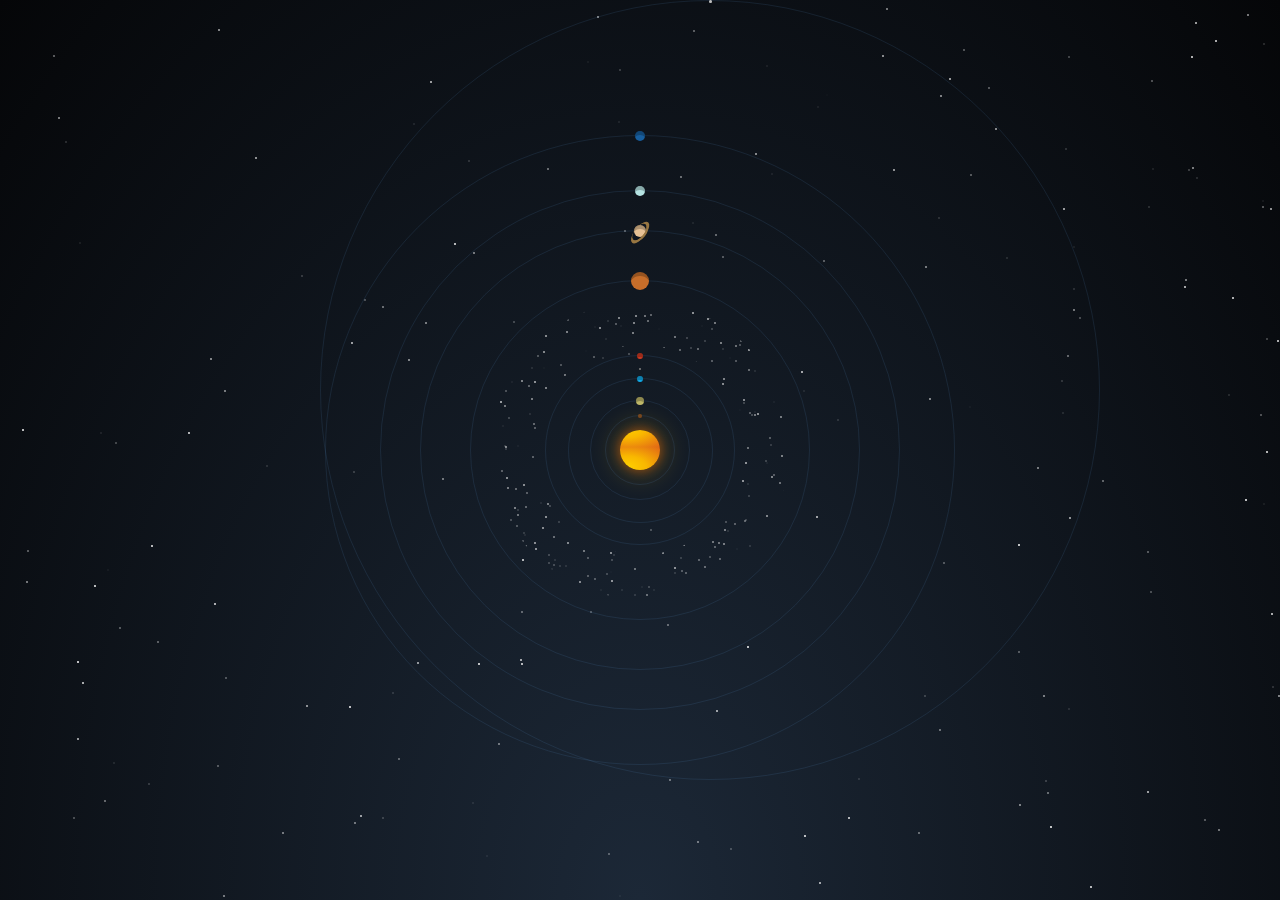
<file: 05-merge-styles/project-dist/index.html>
<!DOCTYPE html>
<html lang="en">
  <head>
    <meta charset="UTF-8" />
    <meta http-equiv="X-UA-Compatible" content="IE=edge" />
    <meta name="viewport" content="width=device-width, initial-scale=1.0" />
    <link rel="stylesheet" href="bundle.css" />
    <title>Solar system</title>
  </head>
  <body>
    <div class="solar-syst">
      <div class="sun"></div>
      <div class="mercury"></div>
      <div class="venus"></div>
      <div class="earth"></div>
      <div class="mars"></div>
      <div class="jupiter"></div>
      <div class="saturn"></div>
      <div class="uranus"></div>
      <div class="neptune"></div>
      <div class="pluto"></div>
      <div class="asteroids-belt"></div>
    </div>
  </body>
</html>
</file>
<file: 05-merge-styles/project-dist/bundle.css>
*,
*:before,
*:after {
  padding: 0;
  margin: 0;
  box-sizing: border-box;
}

html,
body {
  height: 100%;
  width: 100%;
}

body {
  font: normal 1em/1.45em 'Helvetica Neue', Helvetica, Arial, sans-serif;
  -webkit-font-smoothing: antialiased;
  color: #fff;
  background: radial-gradient(ellipse at bottom, #1c2837 0%, #050608 100%);
  background-attachment: fixed;
}

.solar-syst {
  margin: 0 auto;
  width: 100%;
  height: 100%;
  position: relative;
}

.solar-syst:after {
  content: '';
  position: absolute;
  height: 2px;
  width: 2px;
  top: -2px;
  background: white;
  box-shadow: 1617px 304px 0 0px rgba(255, 255, 255, 0.047),
    1067px 357px 0 0px rgba(255, 255, 255, 0.469),
    120px 1700px 0 0px rgba(255, 255, 255, 0.28),
    616px 1672px 0 0px rgba(255, 255, 255, 0.581),
    1534px 1337px 0 0px rgba(255, 255, 255, 0.518),
    716px 712px 0 0px rgba(255, 255, 255, 0.788),
    823px 1495px 0 0px rgba(255, 255, 255, 0.087),
    1585px 1302px 0 0px rgba(255, 255, 255, 0.015),
    1215px 42px 0 0px rgba(255, 255, 255, 0.884),
    77px 740px 0 0px rgba(255, 255, 255, 0.749),
    1591px 489px 0 0px rgba(255, 255, 255, 0.941),
    218px 31px 0 0px rgba(255, 255, 255, 0.658),
    1028px 1047px 0 0px rgba(255, 255, 255, 0.033),
    292px 1072px 0 0px rgba(255, 255, 255, 0.573),
    296px 1674px 0 0px rgba(255, 255, 255, 0.53),
    306px 707px 0 0px rgba(255, 255, 255, 0.689),
    1445px 1022px 0 0px rgba(255, 255, 255, 0.012),
    22px 431px 0 0px rgba(255, 255, 255, 0.96),
    669px 781px 0 0px rgba(255, 255, 255, 0.497),
    949px 80px 0 0px rgba(255, 255, 255, 0.77),
    82px 684px 0 0px rgba(255, 255, 255, 0.858),
    1060px 1197px 0 0px rgba(255, 255, 255, 0.786),
    1621px 716px 0 0px rgba(255, 255, 255, 0.302),
    1573px 518px 0 0px rgba(255, 255, 255, 0.183),
    1195px 24px 0 0px rgba(255, 255, 255, 0.783),
    266px 467px 0 0px rgba(255, 255, 255, 0.153),
    406px 1469px 0 0px rgba(255, 255, 255, 0.074),
    1317px 1217px 0 0px rgba(255, 255, 255, 0.145),
    1726px 1635px 0 0px rgba(255, 255, 255, 0.409),
    697px 1093px 0 0px rgba(255, 255, 255, 0.232),
    1692px 1306px 0 0px rgba(255, 255, 255, 0.989),
    803px 392px 0 0px rgba(255, 255, 255, 0.102),
    1348px 1408px 0 0px rgba(255, 255, 255, 0.781),
    1453px 1491px 0 0px rgba(255, 255, 255, 0.655),
    79px 1080px 0 0px rgba(255, 255, 255, 0.465),
    1012px 1456px 0 0px rgba(255, 255, 255, 0.855),
    766px 67px 0 0px rgba(255, 255, 255, 0.085),
    1058px 1651px 0 0px rgba(255, 255, 255, 0.855),
    1270px 210px 0 0px rgba(255, 255, 255, 0.725),
    245px 1169px 0 0px rgba(255, 255, 255, 0.308),
    353px 1479px 0 0px rgba(255, 255, 255, 0.966),
    521px 613px 0 0px rgba(255, 255, 255, 0.44),
    828px 1563px 0 0px rgba(255, 255, 255, 0.662),
    163px 1075px 0 0px rgba(255, 255, 255, 0.023),
    1727px 1600px 0 0px rgba(255, 255, 255, 0.884),
    420px 923px 0 0px rgba(255, 255, 255, 0.623),
    755px 155px 0 0px rgba(255, 255, 255, 0.656),
    576px 1156px 0 0px rgba(255, 255, 255, 0.668),
    170px 1245px 0 0px rgba(255, 255, 255, 0.898),
    1006px 259px 0 0px rgba(255, 255, 255, 0.146),
    408px 1308px 0 0px rgba(255, 255, 255, 0.527),
    1532px 1279px 0 0px rgba(255, 255, 255, 0.747),
    353px 473px 0 0px rgba(255, 255, 255, 0.221),
    1271px 615px 0 0px rgba(255, 255, 255, 0.867),
    606px 575px 0 0px rgba(255, 255, 255, 0.265),
    1069px 519px 0 0px rgba(255, 255, 255, 0.718),
    1732px 794px 0 0px rgba(255, 255, 255, 0.15),
    1345px 1073px 0 0px rgba(255, 255, 255, 0.828),
    1743px 1356px 0 0px rgba(255, 255, 255, 0.79),
    1658px 227px 0 0px rgba(255, 255, 255, 0.773),
    550px 1303px 0 0px rgba(255, 255, 255, 0.713),
    256px 1132px 0 0px rgba(255, 255, 255, 0.389),
    1457px 1188px 0 0px rgba(255, 255, 255, 0.42),
    1117px 1542px 0 0px rgba(255, 255, 255, 0.141),
    1061px 382px 0 0px rgba(255, 255, 255, 0.188),
    1019px 806px 0 0px rgba(255, 255, 255, 0.606),
    893px 1085px 0 0px rgba(255, 255, 255, 0.76),
    1620px 463px 0 0px rgba(255, 255, 255, 0.896),
    1262px 202px 0 0px rgba(255, 255, 255, 0.083),
    418px 1299px 0 0px rgba(255, 255, 255, 0.52),
    602px 359px 0 0px rgba(255, 255, 255, 0.173),
    168px 1068px 0 0px rgba(255, 255, 255, 0.342),
    448px 1065px 0 0px rgba(255, 255, 255, 0.809),
    953px 1686px 0 0px rgba(255, 255, 255, 0.232),
    730px 850px 0 0px rgba(255, 255, 255, 0.287),
    1569px 1715px 0 0px rgba(255, 255, 255, 0.052),
    468px 162px 0 0px rgba(255, 255, 255, 0.18),
    988px 89px 0 0px rgba(255, 255, 255, 0.387),
    1247px 16px 0 0px rgba(255, 255, 255, 0.592),
    1536px 1291px 0 0px rgba(255, 255, 255, 0.986),
    1068px 58px 0 0px rgba(255, 255, 255, 0.299),
    815px 1681px 0 0px rgba(255, 255, 255, 0.887),
    1471px 1586px 0 0px rgba(255, 255, 255, 0.333),
    1374px 1081px 0 0px rgba(255, 255, 255, 0.936),
    1254px 1545px 0 0px rgba(255, 255, 255, 0.042),
    990px 923px 0 0px rgba(255, 255, 255, 0.103),
    301px 277px 0 0px rgba(255, 255, 255, 0.221),
    1295px 627px 0 0px rgba(255, 255, 255, 0.058),
    1307px 353px 0 0px rgba(255, 255, 255, 0.024),
    801px 373px 0 0px rgba(255, 255, 255, 0.823),
    188px 434px 0 0px rgba(255, 255, 255, 0.903),
    498px 745px 0 0px rgba(255, 255, 255, 0.517),
    1600px 225px 0 0px rgba(255, 255, 255, 0.252),
    351px 344px 0 0px rgba(255, 255, 255, 0.78),
    223px 897px 0 0px rgba(255, 255, 255, 0.57),
    214px 605px 0 0px rgba(255, 255, 255, 0.881),
    1485px 51px 0 0px rgba(255, 255, 255, 0.108),
    1037px 469px 0 0px rgba(255, 255, 255, 0.582),
    1375px 848px 0 0px rgba(255, 255, 255, 0.385),
    590px 613px 0 0px rgba(255, 255, 255, 0.324),
    758px 1688px 0 0px rgba(255, 255, 255, 0.691),
    680px 178px 0 0px rgba(255, 255, 255, 0.503),
    943px 564px 0 0px rgba(255, 255, 255, 0.359),
    1431px 930px 0 0px rgba(255, 255, 255, 0.22),
    392px 694px 0 0px rgba(255, 255, 255, 0.166),
    79px 244px 0 0px rgba(255, 255, 255, 0.097),
    1073px 290px 0 0px rgba(255, 255, 255, 0.166),
    1692px 231px 0 0px rgba(255, 255, 255, 0.342),
    1414px 773px 0 0px rgba(255, 255, 255, 0.292),
    1274px 1411px 0 0px rgba(255, 255, 255, 0.654),
    995px 130px 0 0px rgba(255, 255, 255, 0.683),
    587px 1657px 0 0px rgba(255, 255, 255, 0.717),
    127px 927px 0 0px rgba(255, 255, 255, 0.545),
    224px 392px 0 0px rgba(255, 255, 255, 0.589),
    324px 1677px 0 0px rgba(255, 255, 255, 0.327),
    454px 245px 0 0px rgba(255, 255, 255, 0.933),
    479px 1379px 0 0px rgba(255, 255, 255, 0.241),
    655px 1650px 0 0px rgba(255, 255, 255, 0.646),
    217px 767px 0 0px rgba(255, 255, 255, 0.378),
    679px 1554px 0 0px rgba(255, 255, 255, 0.609),
    693px 32px 0 0px rgba(255, 255, 255, 0.423),
    1567px 1051px 0 0px rgba(255, 255, 255, 0.867),
    846px 951px 0 0px rgba(255, 255, 255, 0.711),
    268px 1175px 0 0px rgba(255, 255, 255, 0.09),
    816px 1052px 0 0px rgba(255, 255, 255, 0.103),
    478px 665px 0 0px rgba(255, 255, 255, 0.975),
    1517px 1006px 0 0px rgba(255, 255, 255, 0.33),
    1783px 1039px 0 0px rgba(255, 255, 255, 0.466),
    1608px 1461px 0 0px rgba(255, 255, 255, 0.595),
    382px 308px 0 0px rgba(255, 255, 255, 0.502),
    664px 1111px 0 0px rgba(255, 255, 255, 0.342),
    1447px 769px 0 0px rgba(255, 255, 255, 0.626),
    280px 1603px 0 0px rgba(255, 255, 255, 0.21),
    594px 1645px 0 0px rgba(255, 255, 255, 0.68),
    398px 760px 0 0px rgba(255, 255, 255, 0.418),
    128px 1475px 0 0px rgba(255, 255, 255, 0.252),
    245px 1653px 0 0px rgba(255, 255, 255, 0.989),
    724px 531px 0 0px rgba(255, 255, 255, 0.559),
    278px 945px 0 0px rgba(255, 255, 255, 0.625),
    1724px 1048px 0 0px rgba(255, 255, 255, 0.267),
    924px 1286px 0 0px rgba(255, 255, 255, 0.945),
    1331px 1028px 0 0px rgba(255, 255, 255, 0.624),
    1657px 1442px 0 0px rgba(255, 255, 255, 0.259),
    1527px 922px 0 0px rgba(255, 255, 255, 0.872),
    1266px 340px 0 0px rgba(255, 255, 255, 0.282),
    767px 1774px 0 0px rgba(255, 255, 255, 0.503),
    1484px 933px 0 0px rgba(255, 255, 255, 0.68),
    1185px 281px 0 0px rgba(255, 255, 255, 0.578),
    963px 51px 0 0px rgba(255, 255, 255, 0.376),
    1509px 1470px 0 0px rgba(255, 255, 255, 0.613),
    271px 1651px 0 0px rgba(255, 255, 255, 0.991),
    430px 83px 0 0px rgba(255, 255, 255, 0.782),
    821px 1358px 0 0px rgba(255, 255, 255, 0.627),
    255px 159px 0 0px rgba(255, 255, 255, 0.713),
    1073px 311px 0 0px rgba(255, 255, 255, 0.56),
    1295px 1651px 0 0px rgba(255, 255, 255, 0.473),
    895px 1002px 0 0px rgba(255, 255, 255, 0.8),
    1056px 1304px 0 0px rgba(255, 255, 255, 0.7),
    1518px 216px 0 0px rgba(255, 255, 255, 0.121),
    848px 819px 0 0px rgba(255, 255, 255, 0.894),
    1148px 208px 0 0px rgba(255, 255, 255, 0.173),
    1191px 58px 0 0px rgba(255, 255, 255, 0.904),
    1482px 617px 0 0px rgba(255, 255, 255, 0.079),
    1192px 169px 0 0px rgba(255, 255, 255, 0.621),
    433px 1423px 0 0px rgba(255, 255, 255, 0.559),
    1699px 448px 0 0px rgba(255, 255, 255, 0.643),
    423px 981px 0 0px rgba(255, 255, 255, 0.573),
    19px 1370px 0 0px rgba(255, 255, 255, 0.528),
    1441px 922px 0 0px rgba(255, 255, 255, 0.207),
    350px 942px 0 0px rgba(255, 255, 255, 0.075),
    1717px 1343px 0 0px rgba(255, 255, 255, 0.983),
    589px 1223px 0 0px rgba(255, 255, 255, 0.383),
    113px 764px 0 0px rgba(255, 255, 255, 0.118),
    911px 1151px 0 0px rgba(255, 255, 255, 0.484),
    1084px 1110px 0 0px rgba(255, 255, 255, 0.295),
    1050px 828px 0 0px rgba(255, 255, 255, 0.996),
    1278px 697px 0 0px rgba(255, 255, 255, 0.635),
    587px 63px 0 0px rgba(255, 255, 255, 0.063),
    766px 1192px 0 0px rgba(255, 255, 255, 0.569),
    1409px 1329px 0 0px rgba(255, 255, 255, 0.546),
    53px 57px 0 0px rgba(255, 255, 255, 0.439),
    998px 1029px 0 0px rgba(255, 255, 255, 0.492),
    1794px 50px 0 0px rgba(255, 255, 255, 0.826),
    1371px 296px 0 0px rgba(255, 255, 255, 0.848),
    1316px 974px 0 0px rgba(255, 255, 255, 0.127),
    1423px 988px 0 0px rgba(255, 255, 255, 0.558),
    545px 389px 0 0px rgba(255, 255, 255, 0.6),
    925px 268px 0 0px rgba(255, 255, 255, 0.579),
    1266px 453px 0 0px rgba(255, 255, 255, 0.931),
    382px 819px 0 0px rgba(255, 255, 255, 0.232),
    1023px 1191px 0 0px rgba(255, 255, 255, 0.749),
    1669px 670px 0 0px rgba(255, 255, 255, 0.192),
    1555px 894px 0 0px rgba(255, 255, 255, 0.02),
    1471px 1800px 0 0px rgba(255, 255, 255, 0.887),
    1793px 1725px 0 0px rgba(255, 255, 255, 0.155),
    1404px 1675px 0 0px rgba(255, 255, 255, 0.226),
    834px 1565px 0 0px rgba(255, 255, 255, 0.457),
    1203px 1311px 0 0px rgba(255, 255, 255, 0.532),
    8px 1645px 0 0px rgba(255, 255, 255, 0.656),
    1375px 653px 0 0px rgba(255, 255, 255, 0.456),
    1421px 1016px 0 0px rgba(255, 255, 255, 0.988),
    608px 855px 0 0px rgba(255, 255, 255, 0.376),
    893px 171px 0 0px rgba(255, 255, 255, 0.712),
    94px 587px 0 0px rgba(255, 255, 255, 0.955),
    1538px 676px 0 0px rgba(255, 255, 255, 0.364),
    837px 421px 0 0px rgba(255, 255, 255, 0.166),
    505px 448px 0 0px rgba(255, 255, 255, 0.625),
    939px 731px 0 0px rgba(255, 255, 255, 0.502),
    1788px 1121px 0 0px rgba(255, 255, 255, 0.177),
    135px 1324px 0 0px rgba(255, 255, 255, 0.836),
    1103px 1371px 0 0px rgba(255, 255, 255, 0.181),
    521px 665px 0 0px rgba(255, 255, 255, 0.911),
    1797px 1217px 0 0px rgba(255, 255, 255, 0.67),
    107px 571px 0 0px rgba(255, 255, 255, 0.055),
    644px 1445px 0 0px rgba(255, 255, 255, 0.084),
    1417px 1233px 0 0px rgba(255, 255, 255, 0.409),
    852px 1792px 0 0px rgba(255, 255, 255, 0.327),
    1423px 109px 0 0px rgba(255, 255, 255, 0.693),
    823px 262px 0 0px rgba(255, 255, 255, 0.404),
    1373px 836px 0 0px rgba(255, 255, 255, 0.09),
    593px 358px 0 0px rgba(255, 255, 255, 0.361),
    282px 834px 0 0px rgba(255, 255, 255, 0.555),
    1073px 248px 0 0px rgba(255, 255, 255, 0.082),
    1348px 186px 0 0px rgba(255, 255, 255, 0.721),
    210px 360px 0 0px rgba(255, 255, 255, 0.643),
    1063px 210px 0 0px rgba(255, 255, 255, 0.771),
    1699px 1624px 0 0px rgba(255, 255, 255, 0.959),
    315px 1120px 0 0px rgba(255, 255, 255, 0.933),
    190px 1644px 0 0px rgba(255, 255, 255, 0.401),
    1385px 711px 0 0px rgba(255, 255, 255, 0.867),
    1399px 234px 0 0px rgba(255, 255, 255, 0.534),
    1773px 1333px 0 0px rgba(255, 255, 255, 0.558),
    718px 1186px 0 0px rgba(255, 255, 255, 0.278),
    485px 998px 0 0px rgba(255, 255, 255, 0.691),
    1225px 1797px 0 0px rgba(255, 255, 255, 0.173),
    427px 1097px 0 0px rgba(255, 255, 255, 0.758),
    780px 1788px 0 0px rgba(255, 255, 255, 0.248),
    1403px 962px 0 0px rgba(255, 255, 255, 0.909),
    911px 1209px 0 0px rgba(255, 255, 255, 0.732),
    701px 994px 0 0px rgba(255, 255, 255, 0.426),
    176px 915px 0 0px rgba(255, 255, 255, 0.788),
    969px 408px 0 0px rgba(255, 255, 255, 0.043),
    1261px 1244px 0 0px rgba(255, 255, 255, 0.395),
    1228px 396px 0 0px rgba(255, 255, 255, 0.152),
    1079px 1079px 0 0px rgba(255, 255, 255, 0.194),
    1584px 144px 0 0px rgba(255, 255, 255, 0.623),
    1184px 288px 0 0px rgba(255, 255, 255, 0.851),
    1635px 278px 0 0px rgba(255, 255, 255, 0.396),
    1144px 1388px 0 0px rgba(255, 255, 255, 0.281),
    740px 1488px 0 0px rgba(255, 255, 255, 0.525),
    1484px 1505px 0 0px rgba(255, 255, 255, 0.608),
    828px 986px 0 0px rgba(255, 255, 255, 0.342),
    1482px 1242px 0 0px rgba(255, 255, 255, 0.045),
    1263px 45px 0 0px rgba(255, 255, 255, 0.179),
    104px 802px 0 0px rgba(255, 255, 255, 0.474),
    1686px 538px 0 0px rgba(255, 255, 255, 0.026),
    1601px 786px 0 0px rgba(255, 255, 255, 0.58),
    299px 1177px 0 0px rgba(255, 255, 255, 0.924),
    953px 1465px 0 0px rgba(255, 255, 255, 0.489),
    1458px 1395px 0 0px rgba(255, 255, 255, 0.06),
    1364px 1100px 0 0px rgba(255, 255, 255, 0.391),
    1727px 92px 0 0px rgba(255, 255, 255, 0.049),
    1603px 617px 0 0px rgba(255, 255, 255, 0.408),
    413px 125px 0 0px rgba(255, 255, 255, 0.109),
    1588px 1708px 0 0px rgba(255, 255, 255, 0.044),
    600px 591px 0 0px rgba(255, 255, 255, 0.07),
    417px 664px 0 0px rgba(255, 255, 255, 0.725),
    513px 931px 0 0px rgba(255, 255, 255, 0.406),
    367px 1394px 0 0px rgba(255, 255, 255, 0.814),
    1541px 1511px 0 0px rgba(255, 255, 255, 0.827),
    522px 561px 0 0px rgba(255, 255, 255, 0.898),
    1423px 636px 0 0px rgba(255, 255, 255, 0.569),
    354px 824px 0 0px rgba(255, 255, 255, 0.539),
    1402px 591px 0 0px rgba(255, 255, 255, 0.998),
    1644px 314px 0 0px rgba(255, 255, 255, 0.92),
    819px 884px 0 0px rgba(255, 255, 255, 0.802),
    1457px 737px 0 0px rgba(255, 255, 255, 0.908),
    1232px 299px 0 0px rgba(255, 255, 255, 0.901),
    1272px 688px 0 0px rgba(255, 255, 255, 0.193),
    29px 1771px 0 0px rgba(255, 255, 255, 0.826),
    771px 175px 0 0px rgba(255, 255, 255, 0.087),
    1245px 1715px 0 0px rgba(255, 255, 255, 0.313),
    1044px 1429px 0 0px rgba(255, 255, 255, 0.285),
    1002px 1615px 0 0px rgba(255, 255, 255, 0.791),
    1245px 501px 0 0px rgba(255, 255, 255, 0.983),
    848px 1503px 0 0px rgba(255, 255, 255, 0.174),
    384px 1278px 0 0px rgba(255, 255, 255, 0.503),
    1002px 950px 0 0px rgba(255, 255, 255, 0.641),
    826px 96px 0 0px rgba(255, 255, 255, 0.024),
    1188px 171px 0 0px rgba(255, 255, 255, 0.269),
    735px 1422px 0 0px rgba(255, 255, 255, 0.591),
    1613px 258px 0 0px rgba(255, 255, 255, 0.584),
    692px 224px 0 0px rgba(255, 255, 255, 0.093),
    77px 1523px 0 0px rgba(255, 255, 255, 0.178),
    1220px 1029px 0 0px rgba(255, 255, 255, 0.495),
    1543px 535px 0 0px rgba(255, 255, 255, 0.907),
    1745px 251px 0 0px rgba(255, 255, 255, 0.208),
    476px 1562px 0 0px rgba(255, 255, 255, 0.428),
    710px 1449px 0 0px rgba(255, 255, 255, 0.708),
    1536px 1122px 0 0px rgba(255, 255, 255, 0.547),
    1245px 1489px 0 0px rgba(255, 255, 255, 0.82),
    128px 903px 0 0px rgba(255, 255, 255, 0.045),
    1462px 1775px 0 0px rgba(255, 255, 255, 0.086),
    1262px 208px 0 0px rgba(255, 255, 255, 0.414),
    364px 301px 0 0px rgba(255, 255, 255, 0.337),
    617px 1724px 0 0px rgba(255, 255, 255, 0.7),
    193px 1550px 0 0px rgba(255, 255, 255, 0.749),
    1419px 396px 0 0px rgba(255, 255, 255, 0.61),
    349px 1006px 0 0px rgba(255, 255, 255, 0.042),
    73px 819px 0 0px rgba(255, 255, 255, 0.329),
    1291px 1616px 0 0px rgba(255, 255, 255, 0.559),
    1688px 1685px 0 0px rgba(255, 255, 255, 0.687),
    645px 1670px 0 0px rgba(255, 255, 255, 0.644),
    929px 400px 0 0px rgba(255, 255, 255, 0.628),
    1047px 794px 0 0px rgba(255, 255, 255, 0.484),
    1204px 821px 0 0px rgba(255, 255, 255, 0.393),
    1629px 374px 0 0px rgba(255, 255, 255, 0.091),
    957px 991px 0 0px rgba(255, 255, 255, 0.214),
    1196px 179px 0 0px rgba(255, 255, 255, 0.166),
    1717px 795px 0 0px rgba(255, 255, 255, 0.726),
    1236px 1511px 0 0px rgba(255, 255, 255, 0.27),
    650px 531px 0 0px rgba(255, 255, 255, 0.309),
    1656px 972px 0 0px rgba(255, 255, 255, 0.798),
    1147px 1676px 0 0px rgba(255, 255, 255, 0.908),
    1339px 248px 0 0px rgba(255, 255, 255, 0.251),
    619px 71px 0 0px rgba(255, 255, 255, 0.234),
    1611px 655px 0 0px rgba(255, 255, 255, 0.68),
    77px 663px 0 0px rgba(255, 255, 255, 0.992),
    924px 697px 0 0px rgba(255, 255, 255, 0.236),
    1195px 1422px 0 0px rgba(255, 255, 255, 0.346),
    1644px 708px 0 0px rgba(255, 255, 255, 0.335),
    1447px 637px 0 0px rgba(255, 255, 255, 0.639),
    408px 361px 0 0px rgba(255, 255, 255, 0.636),
    959px 1239px 0 0px rgba(255, 255, 255, 0.006),
    56px 1714px 0 0px rgba(255, 255, 255, 0.868),
    1079px 319px 0 0px rgba(255, 255, 255, 0.325),
    1597px 1px 0 0px rgba(255, 255, 255, 0.497),
    722px 258px 0 0px rgba(255, 255, 255, 0.386),
    1278px 1737px 0 0px rgba(255, 255, 255, 0.015),
    938px 219px 0 0px rgba(255, 255, 255, 0.169),
    1669px 1758px 0 0px rgba(255, 255, 255, 0.109),
    157px 643px 0 0px rgba(255, 255, 255, 0.425),
    472px 804px 0 0px rgba(255, 255, 255, 0.107),
    618px 123px 0 0px rgba(255, 255, 255, 0.101),
    547px 170px 0 0px rgba(255, 255, 255, 0.496),
    697px 843px 0 0px rgba(255, 255, 255, 0.539),
    966px 1545px 0 0px rgba(255, 255, 255, 0.096),
    486px 857px 0 0px rgba(255, 255, 255, 0.087),
    276px 1149px 0 0px rgba(255, 255, 255, 0.198),
    1260px 416px 0 0px rgba(255, 255, 255, 0.368),
    201px 1706px 0 0px rgba(255, 255, 255, 0.543),
    26px 583px 0 0px rgba(255, 255, 255, 0.571),
    1074px 1632px 0 0px rgba(255, 255, 255, 0.172),
    1773px 1280px 0 0px rgba(255, 255, 255, 0.247),
    1355px 1329px 0 0px rgba(255, 255, 255, 0.509),
    1773px 323px 0 0px rgba(255, 255, 255, 0.466),
    1328px 1367px 0 0px rgba(255, 255, 255, 0.433),
    369px 912px 0 0px rgba(255, 255, 255, 0.136),
    261px 1288px 0 0px rgba(255, 255, 255, 0.629),
    1152px 170px 0 0px rgba(255, 255, 255, 0.108),
    72px 1122px 0 0px rgba(255, 255, 255, 0.73),
    560px 1170px 0 0px rgba(255, 255, 255, 0.938),
    407px 1319px 0 0px rgba(255, 255, 255, 0.438),
    918px 834px 0 0px rgba(255, 255, 255, 0.474),
    285px 1652px 0 0px rgba(255, 255, 255, 0.207),
    1344px 391px 0 0px rgba(255, 255, 255, 0.143),
    1745px 145px 0 0px rgba(255, 255, 255, 0.191),
    1776px 749px 0 0px rgba(255, 255, 255, 0.4),
    534px 1795px 0 0px rgba(255, 255, 255, 0.627),
    858px 780px 0 0px rgba(255, 255, 255, 0.155),
    726px 1604px 0 0px rgba(255, 255, 255, 0.053),
    1390px 242px 0 0px rgba(255, 255, 255, 0.914),
    1151px 82px 0 0px rgba(255, 255, 255, 0.371),
    676px 1151px 0 0px rgba(255, 255, 255, 0.337),
    1150px 593px 0 0px rgba(255, 255, 255, 0.335),
    1374px 1175px 0 0px rgba(255, 255, 255, 0.306),
    1294px 600px 0 0px rgba(255, 255, 255, 0.019),
    901px 1757px 0 0px rgba(255, 255, 255, 0.361),
    816px 518px 0 0px rgba(255, 255, 255, 0.801),
    1065px 150px 0 0px rgba(255, 255, 255, 0.192),
    371px 1688px 0 0px rgba(255, 255, 255, 0.611),
    715px 236px 0 0px rgba(255, 255, 255, 0.467),
    1040px 1117px 0 0px rgba(255, 255, 255, 0.423),
    1043px 697px 0 0px rgba(255, 255, 255, 0.591),
    1531px 929px 0 0px rgba(255, 255, 255, 0.707),
    881px 1583px 0 0px rgba(255, 255, 255, 0.07),
    341px 1702px 0 0px rgba(255, 255, 255, 0.764),
    1670px 1011px 0 0px rgba(255, 255, 255, 0.605),
    1552px 914px 0 0px rgba(255, 255, 255, 0.7),
    1431px 113px 0 0px rgba(255, 255, 255, 0.039),
    268px 1547px 0 0px rgba(255, 255, 255, 0.792),
    1412px 951px 0 0px rgba(255, 255, 255, 0.726),
    1123px 1057px 0 0px rgba(255, 255, 255, 0.098),
    1090px 888px 0 0px rgba(255, 255, 255, 0.927),
    442px 480px 0 0px rgba(255, 255, 255, 0.547),
    669px 1021px 0 0px rgba(255, 255, 255, 0.799),
    1205px 1318px 0 0px rgba(255, 255, 255, 0.166),
    1449px 580px 0 0px rgba(255, 255, 255, 0.995),
    1055px 1614px 0 0px rgba(255, 255, 255, 0.888),
    539px 1237px 0 0px rgba(255, 255, 255, 0.666),
    24px 1705px 0 0px rgba(255, 255, 255, 0.481),
    619px 897px 0 0px rgba(255, 255, 255, 0.064),
    1161px 1628px 0 0px rgba(255, 255, 255, 0.264),
    691px 1487px 0 0px rgba(255, 255, 255, 0.354),
    1464px 667px 0 0px rgba(255, 255, 255, 0.766),
    940px 97px 0 0px rgba(255, 255, 255, 0.628),
    1200px 1454px 0 0px rgba(255, 255, 255, 0.484),
    1797px 1755px 0 0px rgba(255, 255, 255, 0.553),
    1716px 1133px 0 0px rgba(255, 255, 255, 0.408),
    1499px 1743px 0 0px rgba(255, 255, 255, 0.322),
    1703px 42px 0 0px rgba(255, 255, 255, 0.83),
    1236px 1194px 0 0px rgba(255, 255, 255, 0.824),
    360px 817px 0 0px rgba(255, 255, 255, 0.769),
    1132px 1174px 0 0px rgba(255, 255, 255, 0.17),
    320px 1515px 0 0px rgba(255, 255, 255, 0.641),
    1436px 69px 0 0px rgba(255, 255, 255, 0.63),
    1629px 556px 0 0px rgba(255, 255, 255, 0.919),
    473px 254px 0 0px rgba(255, 255, 255, 0.564),
    279px 1491px 0 0px rgba(255, 255, 255, 0.41),
    886px 10px 0 0px rgba(255, 255, 255, 0.565),
    147px 1026px 0 0px rgba(255, 255, 255, 0.386),
    1502px 408px 0 0px rgba(255, 255, 255, 0.246),
    500px 403px 0 0px rgba(255, 255, 255, 0.759),
    1749px 1252px 0 0px rgba(255, 255, 255, 0.989),
    970px 176px 0 0px rgba(255, 255, 255, 0.392),
    100px 434px 0 0px rgba(255, 255, 255, 0.102),
    1656px 1563px 0 0px rgba(255, 255, 255, 0.095),
    1682px 1773px 0 0px rgba(255, 255, 255, 0.895),
    466px 1750px 0 0px rgba(255, 255, 255, 0.362),
    532px 1355px 0 0px rgba(255, 255, 255, 0.045),
    959px 972px 0 0px rgba(255, 255, 255, 0.13),
    1263px 505px 0 0px rgba(255, 255, 255, 0.087),
    1546px 375px 0 0px rgba(255, 255, 255, 0.253),
    345px 1786px 0 0px rgba(255, 255, 255, 0.537),
    1147px 553px 0 0px rgba(255, 255, 255, 0.399),
    303px 1423px 0 0px rgba(255, 255, 255, 0.051),
    649px 450px 0 0px rgba(255, 255, 255, 0.73),
    115px 444px 0 0px rgba(255, 255, 255, 0.299),
    1218px 831px 0 0px rgba(255, 255, 255, 0.545),
    225px 679px 0 0px rgba(255, 255, 255, 0.357),
    1763px 31px 0 0px rgba(255, 255, 255, 0.887),
    1370px 1311px 0 0px rgba(255, 255, 255, 0.031),
    1018px 653px 0 0px rgba(255, 255, 255, 0.383),
    1800px 280px 0 0px rgba(255, 255, 255, 0.651),
    1142px 1264px 0 0px rgba(255, 255, 255, 0.263),
    1532px 498px 0 0px rgba(255, 255, 255, 0.144),
    349px 708px 0 0px rgba(255, 255, 255, 0.973),
    804px 837px 0 0px rgba(255, 255, 255, 0.966),
    399px 1692px 0 0px rgba(255, 255, 255, 0.779),
    1553px 259px 0 0px rgba(255, 255, 255, 0.491),
    733px 1660px 0 0px rgba(255, 255, 255, 0.185),
    1613px 61px 0 0px rgba(255, 255, 255, 0.309),
    1147px 793px 0 0px rgba(255, 255, 255, 0.793),
    1682px 1127px 0 0px rgba(255, 255, 255, 0.851),
    765px 948px 0 0px rgba(255, 255, 255, 0.57),
    237px 1287px 0 0px rgba(255, 255, 255, 0.54),
    659px 1608px 0 0px rgba(255, 255, 255, 0.106),
    513px 323px 0 0px rgba(255, 255, 255, 0.278),
    628px 355px 0 0px rgba(255, 255, 255, 0.295),
    747px 648px 0 0px rgba(255, 255, 255, 0.964),
    119px 629px 0 0px rgba(255, 255, 255, 0.391),
    151px 547px 0 0px rgba(255, 255, 255, 0.936),
    807px 1587px 0 0px rgba(255, 255, 255, 0.754),
    667px 626px 0 0px rgba(255, 255, 255, 0.456),
    1732px 322px 0 0px rgba(255, 255, 255, 0.309),
    1421px 935px 0 0px rgba(255, 255, 255, 0.06),
    148px 785px 0 0px rgba(255, 255, 255, 0.213),
    1025px 1468px 0 0px rgba(255, 255, 255, 0.98),
    1590px 1612px 0 0px rgba(255, 255, 255, 0.362),
    1367px 176px 0 0px rgba(255, 255, 255, 0.915),
    817px 108px 0 0px rgba(255, 255, 255, 0.077),
    1183px 1434px 0 0px rgba(255, 255, 255, 0.697),
    1102px 482px 0 0px rgba(255, 255, 255, 0.454),
    882px 57px 0 0px rgba(255, 255, 255, 0.693),
    624px 232px 0 0px rgba(255, 255, 255, 0.39),
    225px 1280px 0 0px rgba(255, 255, 255, 0.105),
    1062px 414px 0 0px rgba(255, 255, 255, 0.135),
    1304px 1263px 0 0px rgba(255, 255, 255, 0.245),
    2px 1219px 0 0px rgba(255, 255, 255, 0.367),
    65px 143px 0 0px rgba(255, 255, 255, 0.181),
    58px 119px 0 0px rgba(255, 255, 255, 0.605),
    597px 18px 0 0px rgba(255, 255, 255, 0.621),
    1713px 1592px 0 0px rgba(255, 255, 255, 0.541),
    12px 1518px 0 0px rgba(255, 255, 255, 0.876),
    1514px 1745px 0 0px rgba(255, 255, 255, 0.101),
    1068px 710px 0 0px rgba(255, 255, 255, 0.145),
    318px 1211px 0 0px rgba(255, 255, 255, 0.963),
    520px 661px 0 0px rgba(255, 255, 255, 0.812),
    312px 1760px 0 0px rgba(255, 255, 255, 0.619),
    1446px 1156px 0 0px rgba(255, 255, 255, 0.644),
    1045px 782px 0 0px rgba(255, 255, 255, 0.239),
    27px 552px 0 0px rgba(255, 255, 255, 0.415),
    1277px 342px 0 0px rgba(255, 255, 255, 0.896),
    1632px 1498px 0 0px rgba(255, 255, 255, 0.401),
    425px 324px 0 0px rgba(255, 255, 255, 0.576),
    1426px 454px 0 0px rgba(255, 255, 255, 0.651),
    1018px 546px 0 0px rgba(255, 255, 255, 0.99),
    131px 1327px 0 0px rgba(255, 255, 255, 0.086),
    1515px 355px 0 0px rgba(255, 255, 255, 0.464),
    1190px 1394px 0 0px rgba(255, 255, 255, 0.357);
  border-radius: 100px;
}
.solar-syst div {
	border-radius: 1000px;
	top: 50%;
	left: 50%;
	position: absolute;
	z-index: 999;
}

.solar-syst div:not(.sun) {
	border: 1px solid rgba(102, 166, 229, 0.12);
}

.solar-syst div:not(.sun):before {
	left: 50%;
	border-radius: 100px;
	content: "";
	position: absolute;
}

.solar-syst div:not(.asteroids-belt):before {
	box-shadow: inset 0 6px 0 -2px rgba(0, 0, 0, 0.25);
}

.sun {
	background: radial-gradient(ellipse at center, #ffd000 1%, #f9b700 39%, #f9b700 39%, #e06317 100%);
	height: 40px;
	width: 40px;
	margin-top: -20px;
	margin-left: -20px;
	background-clip: padding-box;
	border: 0 !important;
	background-position: -28px -103px;
	background-size: 175%;
	box-shadow: 0 0 10px 2px rgba(255, 107, 0, 0.4), 0 0 22px 11px rgba(255, 203, 0, 0.13);
}

.mercury {
	height: 70px;
	width: 70px;
	margin-top: -35px;
	margin-left: -35px;
	animation: orb 7.18673s linear infinite;
}

.mercury:before {
	height: 4px;
	width: 4px;
	background: #9f5e26;
	margin-top: -2px;
	margin-left: -2px;
}

.venus {
	height: 100px;
	width: 100px;
	margin-top: -50px;
	margin-left: -50px;
	animation: orb 18.45553s linear infinite;
}

.venus:before {
	height: 8px;
	width: 8px;
	background: #BEB768;
	margin-top: -4px;
	margin-left: -4px;
}

.earth {
	height: 145px;
	width: 145px;
	margin-top: -72.5px;
	margin-left: -72.5px;
	animation: orb 30s linear infinite;
}

.earth:before {
	height: 6px;
	width: 6px;
	background: #11abe9;
	margin-top: -3px;
	margin-left: -3px;
}

.earth:after {
	position: absolute;
	content: "";
	height: 18px;
	width: 18px;
	left: 50%;
	top: 0px;
	margin-left: -9px;
	margin-top: -9px;
	border-radius: 100px;
	box-shadow: 0 -10px 0 -8px grey;
	animation: orb 2.24404s linear infinite;
}

.mars {
	height: 190px;
	width: 190px;
	margin-top: -95px;
	margin-left: -95px;
	animation: orb 56.42613s linear infinite;
}

.mars:before {
	height: 6px;
	width: 6px;
	background: #cf3921;
	margin-top: -3px;
	margin-left: -3px;
}

.jupiter {
	height: 340px;
	width: 340px;
	margin-top: -170px;
	margin-left: -170px;
	animation: orb 355.72282s linear infinite;
}

.jupiter:before {
	height: 18px;
	width: 18px;
	background: #c76e2a;
	margin-top: -9px;
	margin-left: -9px;
}

.saturn {
	height: 440px;
	width: 440px;
	margin-top: -220px;
	margin-left: -220px;
	animation: orb 882.69525s linear infinite;
}

.saturn:before {
	height: 12px;
	width: 12px;
	background: #e7c194;
	margin-top: -6px;
	margin-left: -6px;
}

.saturn:after {
	position: absolute;
	content: "";
	height: 2.34%;
	width: 4.676%;
	left: 50%;
	top: 0px;
	transform: rotateZ(-52deg);
	margin-left: -2.3%;
	margin-top: -1.2%;
	border-radius: 50% 50% 50% 50%;
	box-shadow: 0 1px 0 1px #987641, 3px 1px 0 #987641, -3px 1px 0 #987641;
	animation: orb 882.69525s linear infinite;
	animation-direction: reverse;
	transform-origin: 52% 60%;
}

.uranus {
	height: 520px;
	width: 520px;
	margin-top: -260px;
	margin-left: -260px;
	animation: orb 2512.4002s linear infinite;
}

.uranus:before {
	height: 10px;
	width: 10px;
	background: #b5e3e3;
	margin-top: -5px;
	margin-left: -5px;
}

.neptune {
	height: 630px;
	width: 630px;
	margin-top: -315px;
	margin-left: -315px;
	animation: orb 4911.78386s linear infinite;
}

.neptune:before {
	height: 10px;
	width: 10px;
	background: #175e9e;
	margin-top: -5px;
	margin-left: -5px;
}

.asteroids-belt {
	opacity: .7;
	border-color: transparent !important;
	height: 300px;
	width: 300px;
	margin-top: -150px;
	margin-left: -150px;
	animation: orb 179.95583s linear infinite;
	overflow: hidden;
}

.asteroids-belt:before {
	top: 50%;
	height: 210px;
	width: 210px;
	margin-left: -105px;
	margin-top: -105px;
	background: transparent;
	border-radius: 140px !important;
	box-shadow: 4px -101px 0 -104px rgba(255, 255, 255, 0.184) , -56px -85px 0 -104px rgba(255,255,255, 0.201) , -99px 135px 0 -104px rgba(255,255,255, 0.636) , 13px -90px 0 -104px rgba(255,255,255, 0.821) , -128px -68px 0 -104px rgba(255,255,255, 0.09) , 66px -46px 0 -104px rgba(255,255,255, 0.602) , 68px -139px 0 -104px rgba(255,255,255, 0.461) , 127px 13px 0 -104px rgba(255,255,255, 0.084) , 0px -70px 0 -104px rgba(255,255,255, 0.635) , 59px -71px 0 -104px rgba(255,255,255, 0.508) , 9px -34px 0 -104px rgba(255,255,255, 0.802) , 6px -38px 0 -104px rgba(255,255,255, 0.6) , -29px 103px 0 -104px rgba(255,255,255, 0.914) , -79px -85px 0 -104px rgba(255,255,255, 0.474) , 72px -121px 0 -104px rgba(255,255,255, 0.37) , 84px -71px 0 -104px rgba(255,255,255, 0.862) , -65px 145px 0 -104px rgba(255,255,255, 0.715) , 118px 102px 0 -104px rgba(255,255,255, 0.619) , -38px 63px 0 -104px rgba(255,255,255, 0.132) , 121px -131px 0 -104px rgba(255,255,255, 0.933) , 68px -131px 0 -104px rgba(255,255,255, 0.955) , 87px 125px 0 -104px rgba(255,255,255, 0.72) , 19px -121px 0 -104px rgba(255,255,255, 0.038) , 85px -23px 0 -104px rgba(255,255,255, 0.79) , 9px 137px 0 -104px rgba(255,255,255, 0.369) , 97px 99px 0 -104px rgba(255,255,255, 0.066) , -34px -86px 0 -104px rgba(255,255,255, 0.836) , -34px 42px 0 -104px rgba(255,255,255, 0.204) , -5px -16px 0 -104px rgba(255,255,255, 0.185) , 96px -104px 0 -104px rgba(255,255,255, 0.708) , 74px -18px 0 -104px rgba(255,255,255, 0.629) , -141px -123px 0 -104px rgba(255,255,255, 0.393) , -99px -125px 0 -104px rgba(255,255,255, 0.347) , 38px 10px 0 -104px rgba(255,255,255, 0.33) , 132px -109px 0 -104px rgba(255,255,255, 0.483) , 26px -35px 0 -104px rgba(255,255,255, 0.194) , 104px -139px 0 -104px rgba(255,255,255, 0.971) , 2px 137px 0 -104px rgba(255,255,255, 0.096) , -140px 76px 0 -104px rgba(255,255,255, 0.724) , 73px 92px 0 -104px rgba(255,255,255, 0.746) , -2px 102px 0 -104px rgba(255,255,255, 0.093) , -131px 88px 0 -104px rgba(255,255,255, 0.652) , 106px 70px 0 -104px rgba(255,255,255, 0.324) , -32px -35px 0 -104px rgba(255,255,255, 0.078) , 104px -47px 0 -104px rgba(255,255,255, 0.354) , -52px 126px 0 -104px rgba(255,255,255, 0.525) , 39px 44px 0 -104px rgba(255,255,255, 0.415) , -140px 136px 0 -104px rgba(255,255,255, 0.829) , 134px -48px 0 -104px rgba(255,255,255, 0.081) , -108px -51px 0 -104px rgba(255,255,255, 0.81) , 108px -2px 0 -104px rgba(255,255,255, 0.701) , 61px 39px 0 -104px rgba(255,255,255, 0.966) , -91px 113px 0 -104px rgba(255,255,255, 0.365) , 134px -73px 0 -104px rgba(255,255,255, 0.32) , 31px -21px 0 -104px rgba(255,255,255, 0.567) , 79px 93px 0 -104px rgba(255,255,255, 0.721) , -36px 73px 0 -104px rgba(255,255,255, 0.003) , -135px -4px 0 -104px rgba(255,255,255, 0.252) , -92px 119px 0 -104px rgba(255,255,255, 0.89) , 145px 45px 0 -104px rgba(255,255,255, 0.76) , 98px -8px 0 -104px rgba(255,255,255, 0.603) , -102px 138px 0 -104px rgba(255,255,255, 0.561) , 15px -46px 0 -104px rgba(255,255,255, 0.14) , 114px 116px 0 -104px rgba(255,255,255, 0.506) , 34px 22px 0 -104px rgba(255,255,255, 0.867) , 3px -5px 0 -104px rgba(255,255,255, 0.62) , 60px 31px 0 -104px rgba(255,255,255, 0.118) , 101px -109px 0 -104px rgba(255,255,255, 0.565) , 83px -66px 0 -104px rgba(255,255,255, 0.95) , 2px 66px 0 -104px rgba(255,255,255, 0.725) , -44px -74px 0 -104px rgba(255,255,255, 0.888) , -105px -22px 0 -104px rgba(255,255,255, 0.543) , -122px 60px 0 -104px rgba(255,255,255, 0.252) , -52px 108px 0 -104px rgba(255,255,255, 0.493) , -17px -103px 0 -104px rgba(255,255,255, 0.726) , 55px 76px 0 -104px rgba(255,255,255, 0.256) , -15px -9px 0 -104px rgba(255,255,255, 0.369) , 103px 31px 0 -104px rgba(255,255,255, 0.996) , 37px 62px 0 -104px rgba(255,255,255, 0.746) , 22px 35px 0 -104px rgba(255,255,255, 0.72) , 51px -102px 0 -104px rgba(255,255,255, 0.32) , 84px 94px 0 -104px rgba(255,255,255, 0.804) , 141px -33px 0 -104px rgba(255,255,255, 0.798) , -135px -44px 0 -104px rgba(255,255,255, 0.805) , -32px 145px 0 -104px rgba(255,255,255, 0.32) , -12px -17px 0 -104px rgba(255,255,255, 0.477) , 24px -82px 0 -104px rgba(255,255,255, 0.428) , 112px -35px 0 -104px rgba(255,255,255, 0.413) , -24px -55px 0 -104px rgba(255,255,255, 0.968) , 124px 98px 0 -104px rgba(255,255,255, 0.937) , 58px -49px 0 -104px rgba(255,255,255, 0.408) , 85px 46px 0 -104px rgba(255,255,255, 0.406) , 110px 96px 0 -104px rgba(255,255,255, 0.229) , 59px 83px 0 -104px rgba(255,255,255, 0.569) , -58px -6px 0 -104px rgba(255,255,255, 0.588) , -90px 27px 0 -104px rgba(255,255,255, 0.874) , 61px 41px 0 -104px rgba(255,255,255, 0.167) , 109px -100px 0 -104px rgba(255,255,255, 0.969) , 61px 54px 0 -104px rgba(255,255,255, 0.251) , -8px 12px 0 -104px rgba(255,255,255, 0.705) , -66px 55px 0 -104px rgba(255,255,255, 0.459) , -5px 119px 0 -104px rgba(255,255,255, 0.708) , 138px -98px 0 -104px rgba(255,255,255, 0.131) , 62px -46px 0 -104px rgba(255,255,255, 0.033) , -92px 54px 0 -104px rgba(255,255,255, 0.818) , 83px -101px 0 -104px rgba(255,255,255, 0.217) , 58px 70px 0 -104px rgba(255,255,255, 0.372) , -32px -129px 0 -104px rgba(255,255,255, 0.2) , 124px 119px 0 -104px rgba(255,255,255, 0.08) , -133px 28px 0 -104px rgba(255,255,255, 0.94) , 110px -37px 0 -104px rgba(255,255,255, 0.53) , -24px -126px 0 -104px rgba(255,255,255, 0.537) , 23px 103px 0 -104px rgba(255,255,255, 0.877) , 46px 123px 0 -104px rgba(255,255,255, 0.546) , 108px 34px 0 -104px rgba(255,255,255, 0.167) , 80px 109px 0 -104px rgba(255,255,255, 0.585) , 111px 119px 0 -104px rgba(255,255,255, 0.086) , 81px 136px 0 -104px rgba(255,255,255, 0.628) , -65px -77px 0 -104px rgba(255,255,255, 0.344) , 73px 23px 0 -104px rgba(255,255,255, 0.076) , 7px 145px 0 -104px rgba(255,255,255, 0.683) , -65px 58px 0 -104px rgba(255,255,255, 0.501) , -41px 49px 0 -104px rgba(255,255,255, 0.446) , 13px 24px 0 -104px rgba(255,255,255, 0.391) , -39px 67px 0 -104px rgba(255,255,255, 0.614) , 8px -76px 0 -104px rgba(255,255,255, 0.453) , 47px 82px 0 -104px rgba(255,255,255, 0.111) , -128px -84px 0 -104px rgba(255,255,255, 0.873) , 134px 25px 0 -104px rgba(255,255,255, 0.535) , -99px 53px 0 -104px rgba(255,255,255, 0.142) , 23px 11px 0 -104px rgba(255,255,255, 0.824) , -75px -75px 0 -104px rgba(255,255,255, 0.778) , -44px 27px 0 -104px rgba(255,255,255, 0.822) , -52px 86px 0 -104px rgba(255,255,255, 0.273) , -97px 78px 0 -104px rgba(255,255,255, 0.93) , 132px 27px 0 -104px rgba(255,255,255, 0.863) , 122px -143px 0 -104px rgba(255,255,255, 0.436) , 86px 57px 0 -104px rgba(255,255,255, 0.843) , 96px 23px 0 -104px rgba(255,255,255, 0.633) , -87px 35px 0 -104px rgba(255,255,255, 0.319) , 126px 11px 0 -104px rgba(255,255,255, 0.35) , 5px -134px 0 -104px rgba(255,255,255, 0.737) , -48px 25px 0 -104px rgba(255,255,255, 0.5) , 130px -12px 0 -104px rgba(255,255,255, 0.537) , -113px 43px 0 -104px rgba(255,255,255, 0.55) , 109px -80px 0 -104px rgba(255,255,255, 0.654) , 115px -79px 0 -104px rgba(255,255,255, 0.169) , 51px -82px 0 -104px rgba(255,255,255, 0.837) , 52px -77px 0 -104px rgba(255,255,255, 0.868) , -114px 57px 0 -104px rgba(255,255,255, 0.613) , 8px -129px 0 -104px rgba(255,255,255, 0.663) , 140px 33px 0 -104px rgba(255,255,255, 0.704) , -84px -52px 0 -104px rgba(255,255,255, 0.307) , -40px -122px 0 -104px rgba(255,255,255, 0.934) , -39px -76px 0 -104px rgba(255,255,255, 0.982) , 120px -100px 0 -104px rgba(255,255,255, 0.043) , -19px 44px 0 -104px rgba(255,255,255, 0.858) , -20px 24px 0 -104px rgba(255,255,255, 0.414) , 120px 123px 0 -104px rgba(255,255,255, 0.629) , -7px -117px 0 -104px rgba(255,255,255, 0.837) , -138px 21px 0 -104px rgba(255,255,255, 0.565) , 140px -127px 0 -104px rgba(255,255,255, 0.658) , -73px -118px 0 -104px rgba(255,255,255, 0.843) , -11px 101px 0 -104px rgba(255,255,255, 0.918) , 113px -124px 0 -104px rgba(255,255,255, 0.587) , 105px 71px 0 -104px rgba(255,255,255, 0.614) , -54px -99px 0 -104px rgba(255,255,255, 0.029) , 11px 81px 0 -104px rgba(255,255,255, 0.395) , -118px -69px 0 -104px rgba(255,255,255, 0.851) , -23px -30px 0 -104px rgba(255,255,255, 0.519) , 2px -92px 0 -104px rgba(255,255,255, 0.362) , -94px 21px 0 -104px rgba(255,255,255, 0.49) , -80px 116px 0 -104px rgba(255,255,255, 0.239) , -88px 119px 0 -104px rgba(255,255,255, 0.151) , 82px -44px 0 -104px rgba(255,255,255, 0.717) , 11px -135px 0 -104px rgba(255,255,255, 0.602) , -102px -94px 0 -104px rgba(255,255,255, 0.491) , 83px 11px 0 -104px rgba(255,255,255, 0.246) , 109px -114px 0 -104px rgba(255,255,255, 0.629) , 5px -22px 0 -104px rgba(255,255,255, 0.1) , 79px -27px 0 -104px rgba(255,255,255, 0.496) , -94px -114px 0 -104px rgba(255,255,255, 0.937) , -44px 20px 0 -104px rgba(255,255,255, 0.198) , 35px 123px 0 -104px rgba(255,255,255, 0.242) , 98px -13px 0 -104px rgba(255,255,255, 0.264) , 70px 135px 0 -104px rgba(255,255,255, 0.297) , 59px -71px 0 -104px rgba(255,255,255, 0.144) , 62px -141px 0 -104px rgba(255,255,255, 0.362) , 118px -103px 0 -104px rgba(255,255,255, 0.201) , -106px -26px 0 -104px rgba(255,255,255, 0.64) , -28px 51px 0 -104px rgba(255,255,255, 0.145) , -19px -124px 0 -104px rgba(255,255,255, 0.08) , 42px -83px 0 -104px rgba(255,255,255, 0.088) , -126px -90px 0 -104px rgba(255,255,255, 0.301) , 4px 82px 0 -104px rgba(255,255,255, 0.237) , 114px 145px 0 -104px rgba(255,255,255, 0.166) , 91px 28px 0 -104px rgba(255,255,255, 0.612) , 47px -112px 0 -104px rgba(255,255,255, 0.35) , 60px -56px 0 -104px rgba(255,255,255, 0.82) , -49px -77px 0 -104px rgba(255,255,255, 0.011) , -33px -71px 0 -104px rgba(255,255,255, 0.156) , -7px -63px 0 -104px rgba(255,255,255, 0.373) , 74px -70px 0 -104px rgba(255,255,255, 0.457) , -53px -8px 0 -104px rgba(255,255,255, 0.194) , 90px -92px 0 -104px rgba(255,255,255, 0.046) , 45px -61px 0 -104px rgba(255,255,255, 0.777) , 70px 107px 0 -104px rgba(255,255,255, 0.428) , -92px 142px 0 -104px rgba(255,255,255, 0.355) , 83px 18px 0 -104px rgba(255,255,255, 0.949) , 100px -105px 0 -104px rgba(255,255,255, 0.459) , 115px -35px 0 -104px rgba(255,255,255, 0.773) , -108px -82px 0 -104px rgba(255,255,255, 0.182) , 100px -40px 0 -104px rgba(255,255,255, 0.04) , 84px -8px 0 -104px rgba(255,255,255, 0.148) , -56px -138px 0 -104px rgba(255,255,255, 0.12) , 142px 6px 0 -104px rgba(255,255,255, 0.844) , -50px 70px 0 -104px rgba(255,255,255, 0.686) , 71px -139px 0 -104px rgba(255,255,255, 0.564) , -138px 137px 0 -104px rgba(255,255,255, 0.92) , -123px 76px 0 -104px rgba(255,255,255, 0.496) , 85px -58px 0 -104px rgba(255,255,255, 0.407) , -125px 58px 0 -104px rgba(255,255,255, 0.831) , 65px -109px 0 -104px rgba(255,255,255, 0.311) , 142px -56px 0 -104px rgba(255,255,255, 0.183) , 29px 35px 0 -104px rgba(255,255,255, 0.722) , -20px 10px 0 -104px rgba(255,255,255, 0.278) , 24px -102px 0 -104px rgba(255,255,255, 0.602) , 41px 108px 0 -104px rgba(255,255,255, 0.299) , -26px 105px 0 -104px rgba(255,255,255, 0.229) , 118px -36px 0 -104px rgba(255,255,255, 0.982) , -142px -96px 0 -104px rgba(255,255,255, 0.8) , 81px -107px 0 -104px rgba(255,255,255, 0.833) , -59px -68px 0 -104px rgba(255,255,255, 0.913) , -135px -93px 0 -104px rgba(255,255,255, 0.787) , -21px -132px 0 -104px rgba(255,255,255, 0.865) , -50px -67px 0 -104px rgba(255,255,255, 0.655) , -4px -134px 0 -104px rgba(255,255,255, 0.892) , -24px 101px 0 -104px rgba(255,255,255, 0.981) , -72px -130px 0 -104px rgba(255,255,255, 0.465) , -89px -43px 0 -104px rgba(255,255,255, 0.664) , -143px -120px 0 -104px rgba(255,255,255, 0.801) , -28px 131px 0 -104px rgba(255,255,255, 0.995) , -37px -94px 0 -104px rgba(255,255,255, 0.994) , 131px -5px 0 -104px rgba(255,255,255, 0.274) , -18px 140px 0 -104px rgba(255,255,255, 0.164) , 55px 1px 0 -104px rgba(255,255,255, 0.043) , 96px -89px 0 -104px rgba(255,255,255, 0.505) , -81px 72px 0 -104px rgba(255,255,255, 0.301) , -74px 116px 0 -104px rgba(255,255,255, 0.198) , 36px 94px 0 -104px rgba(255,255,255, 0.059) , -139px 74px 0 -104px rgba(255,255,255, 0.346) , 88px 81px 0 -104px rgba(255,255,255, 0.197) , 29px -57px 0 -104px rgba(255,255,255, 0.783) , -86px 115px 0 -104px rgba(255,255,255, 0.398) , -105px -68px 0 -104px rgba(255,255,255, 0.989) , -140px 73px 0 -104px rgba(255,255,255, 0.356) , -85px 110px 0 -104px rgba(255,255,255, 0.201) , 32px -44px 0 -104px rgba(255,255,255, 0.091) , 51px 51px 0 -104px rgba(255,255,255, 0.119) , -56px 101px 0 -104px rgba(255,255,255, 0.758) , 26px -71px 0 -104px rgba(255,255,255, 0.507) , 37px -66px 0 -104px rgba(255,255,255, 0.554) , -24px 66px 0 -104px rgba(255,255,255, 0.091) , 133px -109px 0 -104px rgba(255,255,255, 0.384) , 95px 74px 0 -104px rgba(255,255,255, 0.56) , -12px 50px 0 -104px rgba(255,255,255, 0.818) , -124px 39px 0 -104px rgba(255,255,255, 0.638) , -136px -68px 0 -104px rgba(255,255,255, 0.585) , -57px 66px 0 -104px rgba(255,255,255, 0.79) , -117px 91px 0 -104px rgba(255,255,255, 0.436) , -91px 105px 0 -104px rgba(255,255,255, 0.368) , 72px -89px 0 -104px rgba(255,255,255, 0.546) , -28px 110px 0 -104px rgba(255,255,255, 0.382) , 53px -68px 0 -104px rgba(255,255,255, 0.662) , -96px -98px 0 -104px rgba(255,255,255, 0.903) , 59px -28px 0 -104px rgba(255,255,255, 0.2) , -39px 4px 0 -104px rgba(255,255,255, 0.416) , 42px 121px 0 -104px rgba(255,255,255, 0.513) , -132px 38px 0 -104px rgba(255,255,255, 0.783) , 0px -99px 0 -104px rgba(255,255,255, 0.146) , -107px 7px 0 -104px rgba(255,255,255, 0.572) , 58px -101px 0 -104px rgba(255,255,255, 0.631) , 56px -88px 0 -104px rgba(255,255,255, 0.281) , -110px -36px 0 -104px rgba(255,255,255, 0.174) , 106px 13px 0 -104px rgba(255,255,255, 0.997) , -129px 70px 0 -104px rgba(255,255,255, 0.425) , -122px 65px 0 -104px rgba(255,255,255, 0.724) , -140px -64px 0 -104px rgba(255,255,255, 0.01) , 62px -124px 0 -104px rgba(255,255,255, 0.051) , -30px -7px 0 -104px rgba(255,255,255, 0.851) , 128px -105px 0 -104px rgba(255,255,255, 0.248) , -77px -17px 0 -104px rgba(255,255,255, 0.002) , -34px -111px 0 -104px rgba(255,255,255, 0.154) , 72px -44px 0 -104px rgba(255,255,255, 0.005) , 55px 55px 0 -104px rgba(255,255,255, 0.531) , 65px 117px 0 -104px rgba(255,255,255, 0.659) , -116px 83px 0 -104px rgba(255,255,255, 0.262) , 66px -144px 0 -104px rgba(255,255,255, 0.382) , 40px -100px 0 -104px rgba(255,255,255, 0.599) , 129px -144px 0 -104px rgba(255,255,255, 0.357) , -96px -82px 0 -104px rgba(255,255,255, 0.044) , 54px -6px 0 -104px rgba(255,255,255, 0.612) , 120px -120px 0 -104px rgba(255,255,255, 0.643) , -105px -114px 0 -104px rgba(255,255,255, 0.762) , 37px -82px 0 -104px rgba(255,255,255, 0.529) , -5px 145px 0 -104px rgba(255,255,255, 0.238) , -18px 61px 0 -104px rgba(255,255,255, 0.517) , -106px -3px 0 -104px rgba(255,255,255, 0.003) , 135px 117px 0 -104px rgba(255,255,255, 0.461) , -137px -24px 0 -104px rgba(255,255,255, 0.101) , -43px -57px 0 -104px rgba(255,255,255, 0.637) , -63px 36px 0 -104px rgba(255,255,255, 0.253) , -94px 67px 0 -104px rgba(255,255,255, 0.96) , -60px 132px 0 -104px rgba(255,255,255, 0.907) , 121px -130px 0 -104px rgba(255,255,255, 0.295) , -29px 122px 0 -104px rgba(255,255,255, 0.036) , 0px 71px 0 -104px rgba(255,255,255, 0.167) , 61px -44px 0 -104px rgba(255,255,255, 0.167) , -134px -1px 0 -104px rgba(255,255,255, 0.258) , 29px -10px 0 -104px rgba(255,255,255, 0.051) , -127px 110px 0 -104px rgba(255,255,255, 0.041) , -141px -54px 0 -104px rgba(255,255,255, 0.955) , 104px -50px 0 -104px rgba(255,255,255, 0.915) , 44px 95px 0 -104px rgba(255,255,255, 0.812) , -120px 78px 0 -104px rgba(255,255,255, 0.004) , 28px 23px 0 -104px rgba(255,255,255, 0.788) , 109px 46px 0 -104px rgba(255,255,255, 0.32) , -90px 56px 0 -104px rgba(255,255,255, 0.381) , -104px 99px 0 -104px rgba(255,255,255, 0.985) , -72px 93px 0 -104px rgba(255,255,255, 0.896) , 70px -132px 0 -104px rgba(255,255,255, 0.301) , -20px 41px 0 -104px rgba(255,255,255, 0.852) , -116px 35px 0 -104px rgba(255,255,255, 0.938) , -35px 30px 0 -104px rgba(255,255,255, 0.68) , 33px 65px 0 -104px rgba(255,255,255, 0.965) , 22px -11px 0 -104px rgba(255,255,255, 0.811) , -137px 131px 0 -104px rgba(255,255,255, 0.689) , 22px -75px 0 -104px rgba(255,255,255, 0.02) , -86px 127px 0 -104px rgba(255,255,255, 0.159) , 98px 139px 0 -104px rgba(255,255,255, 0.044) , 86px 72px 0 -104px rgba(255,255,255, 0.427) , -64px 77px 0 -104px rgba(255,255,255, 0.916) , -4px -30px 0 -104px rgba(255,255,255, 0.148) , -2px 25px 0 -104px rgba(255,255,255, 0.148) , 6px -43px 0 -104px rgba(255,255,255, 0.258) , -42px -52px 0 -104px rgba(255,255,255, 0.356) , -34px 59px 0 -104px rgba(255,255,255, 0.951) , -137px -61px 0 -104px rgba(255,255,255, 0.212) , -86px 87px 0 -104px rgba(255,255,255, 0.679) , 35px 118px 0 -104px rgba(255,255,255, 0.972) , 142px -60px 0 -104px rgba(255,255,255, 0.601) , 35px -113px 0 -104px rgba(255,255,255, 0.749) , 115px -38px 0 -104px rgba(255,255,255, 0.09) , -15px -81px 0 -104px rgba(255,255,255, 0.948) , -6px -127px 0 -104px rgba(255,255,255, 0.872) , -127px 138px 0 -104px rgba(255,255,255, 0.921) , -80px 140px 0 -104px rgba(255,255,255, 0.77) , -138px -76px 0 -104px rgba(255,255,255, 0.396) , -45px 129px 0 -104px rgba(255,255,255, 0.522) , -15px 1px 0 -104px rgba(255,255,255, 0.665) , -134px -59px 0 -104px rgba(255,255,255, 0.454) , 39px 16px 0 -104px rgba(255,255,255, 0.707) , 53px -137px 0 -104px rgba(255,255,255, 0.986) , -10px -29px 0 -104px rgba(255,255,255, 0.27) , 59px 110px 0 -104px rgba(255,255,255, 0.586) , -75px 7px 0 -104px rgba(255,255,255, 0.884) , -108px 119px 0 -104px rgba(255,255,255, 0.181) , 75px 97px 0 -104px rgba(255,255,255, 0.59) , -115px 85px 0 -104px rgba(255,255,255, 0.133) , -65px -11px 0 -104px rgba(255,255,255, 0.883) , 90px -25px 0 -104px rgba(255,255,255, 0.048) , 86px 37px 0 -104px rgba(255,255,255, 0.358) , -84px 60px 0 -104px rgba(255,255,255, 0.69) , 30px -19px 0 -104px rgba(255,255,255, 0.06) , -45px -123px 0 -104px rgba(255,255,255, 0.074) , 14px 140px 0 -104px rgba(255,255,255, 0.139) , 14px -3px 0 -104px rgba(255,255,255, 0.364) , 75px -127px 0 -104px rgba(255,255,255, 0.778) , -3px -9px 0 -104px rgba(255,255,255, 0.647) , 144px 41px 0 -104px rgba(255,255,255, 0.212) , -12px -26px 0 -104px rgba(255,255,255, 0.645) , -105px 93px 0 -104px rgba(255,255,255, 0.946) , 127px 66px 0 -104px rgba(255,255,255, 0.882) , -111px -64px 0 -104px rgba(255,255,255, 0.608) , -114px 96px 0 -104px rgba(255,255,255, 0.643) , -117px 96px 0 -104px rgba(255,255,255, 0.033) , 71px 22px 0 -104px rgba(255,255,255, 0.939) , -122px -4px 0 -104px rgba(255,255,255, 0.074) , -131px -32px 0 -104px rgba(255,255,255, 0.38) , 36px 38px 0 -104px rgba(255,255,255, 0.406);
}
.pluto {
	height: 780px;
	width: 780px;
	margin-top: -450px;
	margin-left: -320px;
	animation: orb 7439.70741s linear infinite;
}

.pluto:before {
	height: 3px;
	width: 3px;
	background: #fff;
	margin-top: -1.5px;
	margin-left: -1.5px;
}

.hide {
	display: none;
}

.links {
	margin-top: 5px !important;
	font-size: 1em !important;
}

@keyframes orb {
	from {
		transform: rotate(0deg);
	}

	to {
		transform: rotate(-360deg);
	}
}
</file>
